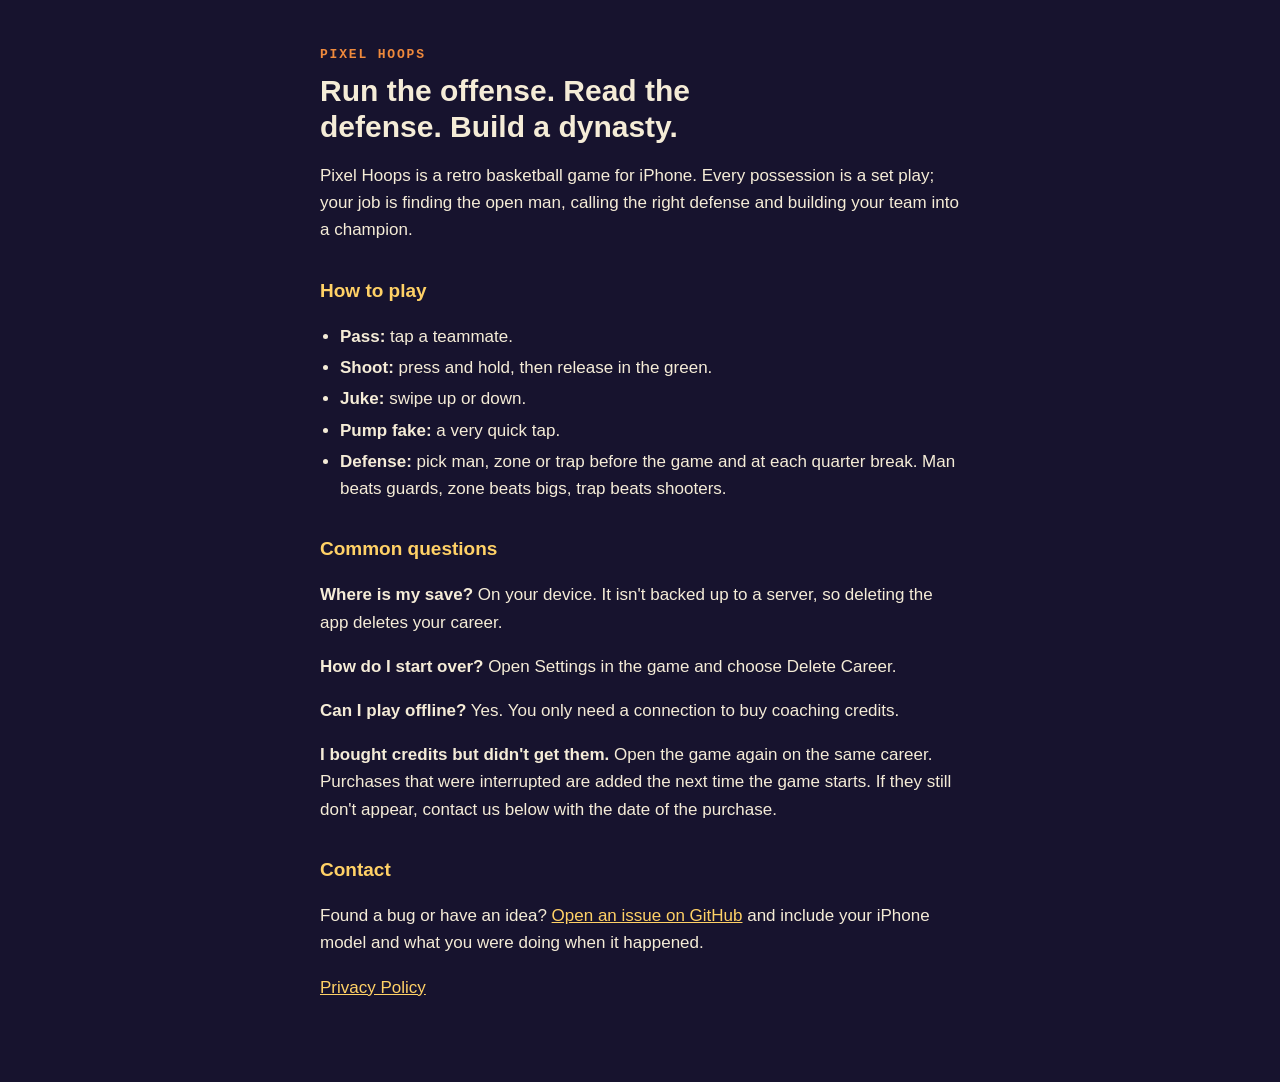
<file: index.html>
<!doctype html>
<html lang="en">
<head>
<meta charset="utf-8">
<meta name="viewport" content="width=device-width, initial-scale=1">
<title>Pixel Hoops Support</title>
<link rel="stylesheet" href="style.css">
</head>
<body>
<main>
<p class="eyebrow">PIXEL HOOPS</p>
<h1>Run the offense. Read the defense. Build a dynasty.</h1>
<p>Pixel Hoops is a retro basketball game for iPhone. Every possession is a set play; your job is finding the open man, calling the right defense and building your team into a champion.</p>

<h2>How to play</h2>
<ul>
<li><b>Pass:</b> tap a teammate.</li>
<li><b>Shoot:</b> press and hold, then release in the green.</li>
<li><b>Juke:</b> swipe up or down.</li>
<li><b>Pump fake:</b> a very quick tap.</li>
<li><b>Defense:</b> pick man, zone or trap before the game and at each quarter break. Man beats guards, zone beats bigs, trap beats shooters.</li>
</ul>

<h2>Common questions</h2>
<p><b>Where is my save?</b> On your device. It isn't backed up to a server, so deleting the app deletes your career.</p>
<p><b>How do I start over?</b> Open Settings in the game and choose Delete Career.</p>
<p><b>Can I play offline?</b> Yes. You only need a connection to buy coaching credits.</p>
<p><b>I bought credits but didn't get them.</b> Open the game again on the same career. Purchases that were interrupted are added the next time the game starts. If they still don't appear, contact us below with the date of the purchase.</p>

<h2>Contact</h2>
<p>Found a bug or have an idea? <a href="https://github.com/CIVIDISO/pixel-hoops-site/issues">Open an issue on GitHub</a> and include your iPhone model and what you were doing when it happened.</p>

<p class="muted"><a href="privacy.html">Privacy Policy</a></p>
</main>
</body>
</html>
</file>
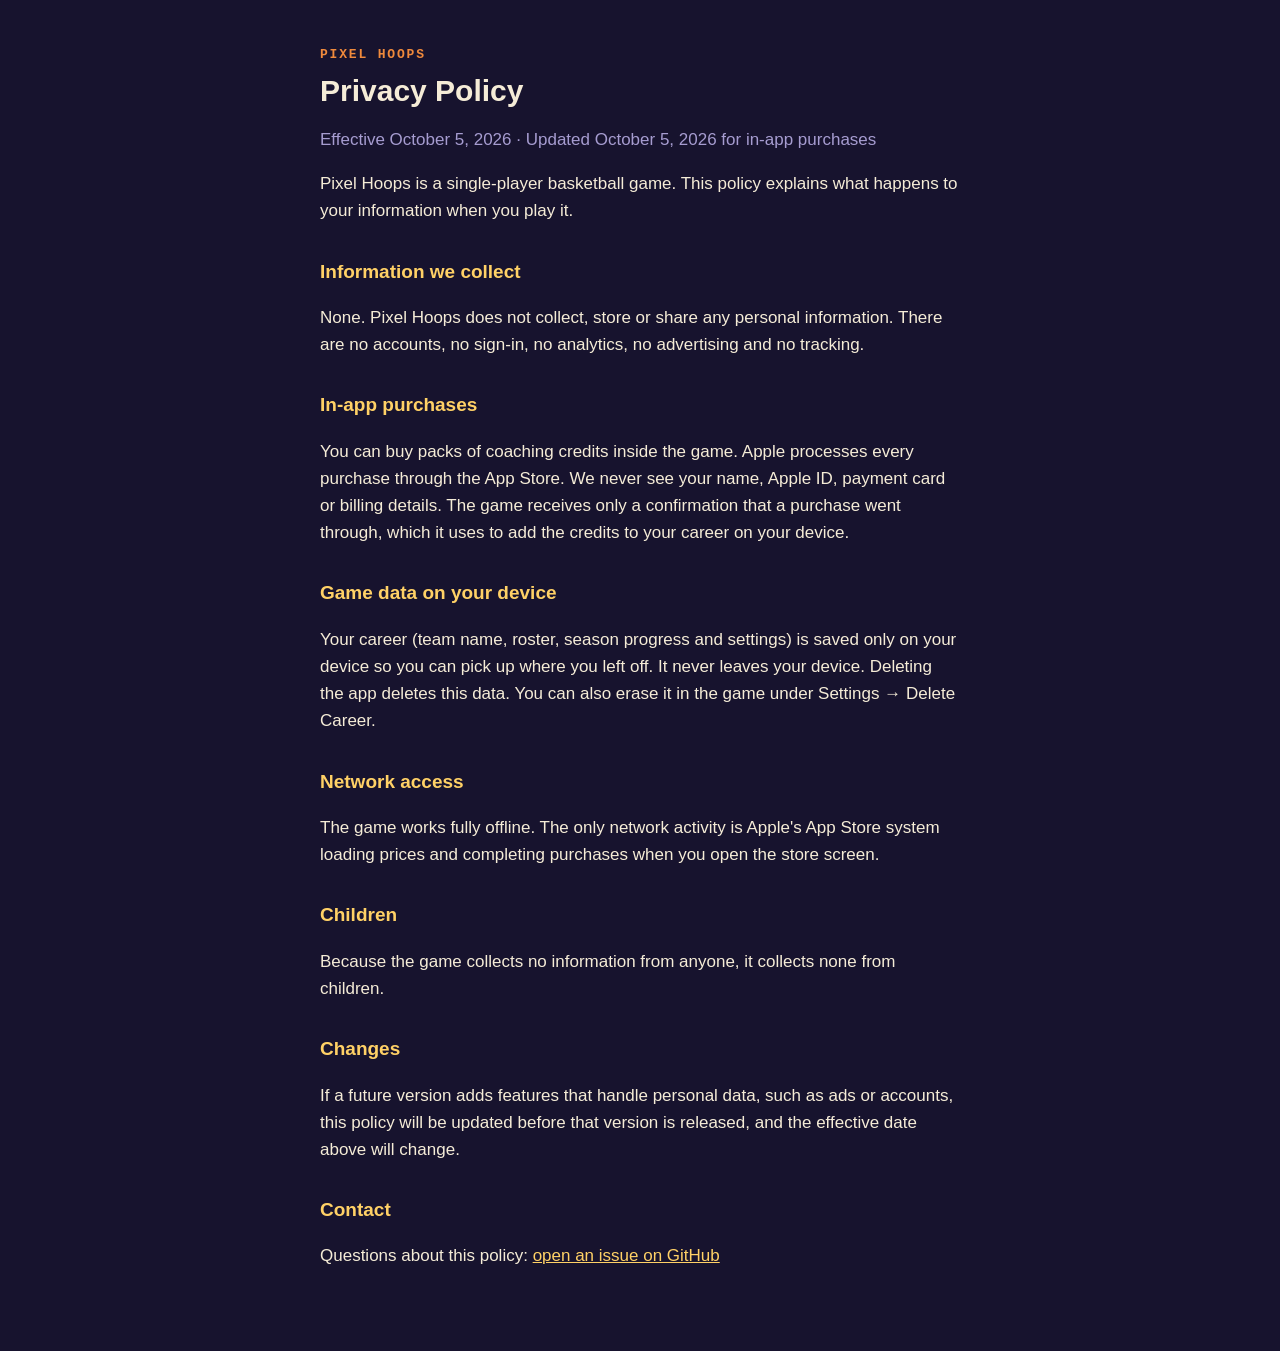
<file: privacy.html>
<!doctype html>
<html lang="en">
<head>
<meta charset="utf-8">
<meta name="viewport" content="width=device-width, initial-scale=1">
<title>Pixel Hoops Privacy Policy</title>
<link rel="stylesheet" href="style.css">
</head>
<body>
<main>
<p class="eyebrow"><a href="./">PIXEL HOOPS</a></p>
<h1>Privacy Policy</h1>
<p class="muted">Effective October 5, 2026 · Updated October 5, 2026 for in-app purchases</p>

<p>Pixel Hoops is a single-player basketball game. This policy explains what happens to your information when you play it.</p>

<h2>Information we collect</h2>
<p>None. Pixel Hoops does not collect, store or share any personal information. There are no accounts, no sign-in, no analytics, no advertising and no tracking.</p>

<h2>In-app purchases</h2>
<p>You can buy packs of coaching credits inside the game. Apple processes every purchase through the App Store. We never see your name, Apple ID, payment card or billing details. The game receives only a confirmation that a purchase went through, which it uses to add the credits to your career on your device.</p>

<h2>Game data on your device</h2>
<p>Your career (team name, roster, season progress and settings) is saved only on your device so you can pick up where you left off. It never leaves your device. Deleting the app deletes this data. You can also erase it in the game under Settings → Delete Career.</p>

<h2>Network access</h2>
<p>The game works fully offline. The only network activity is Apple's App Store system loading prices and completing purchases when you open the store screen.</p>

<h2>Children</h2>
<p>Because the game collects no information from anyone, it collects none from children.</p>

<h2>Changes</h2>
<p>If a future version adds features that handle personal data, such as ads or accounts, this policy will be updated before that version is released, and the effective date above will change.</p>

<h2>Contact</h2>
<p>Questions about this policy: <a href="https://github.com/CIVIDISO/pixel-hoops-site/issues">open an issue on GitHub</a></p>
</main>
</body>
</html>
</file>
<file: style.css>
/* Support and privacy pages, matching the game's arcade-night palette. */
:root { --bg: #17132e; --panel: #231d47; --ink: #f5ecd7; --muted: #a69cd0; --orange: #f08a3c; --gold: #ffd166; color-scheme: dark; }
* { box-sizing: border-box; }
body { margin: 0; background: var(--bg); color: var(--ink); font: 17px/1.6 -apple-system, BlinkMacSystemFont, "Segoe UI", Roboto, sans-serif; }
main { max-width: 680px; margin: 0 auto; padding: 48px 20px 64px; }
.eyebrow { font: 700 13px/1 ui-monospace, Menlo, Consolas, monospace; letter-spacing: .14em; color: var(--orange); margin: 0 0 12px; }
.eyebrow a { color: inherit; text-decoration: none; }
h1 { font-size: 30px; line-height: 1.2; margin: 0 0 16px; text-wrap: balance; }
h2 { font-size: 19px; margin: 32px 0 8px; color: var(--gold); }
ul { padding-left: 20px; }
li { margin: 4px 0; }
a { color: var(--gold); }
.muted { color: var(--muted); }
.mail { font-family: ui-monospace, Menlo, Consolas, monospace; user-select: all; }
</file>
